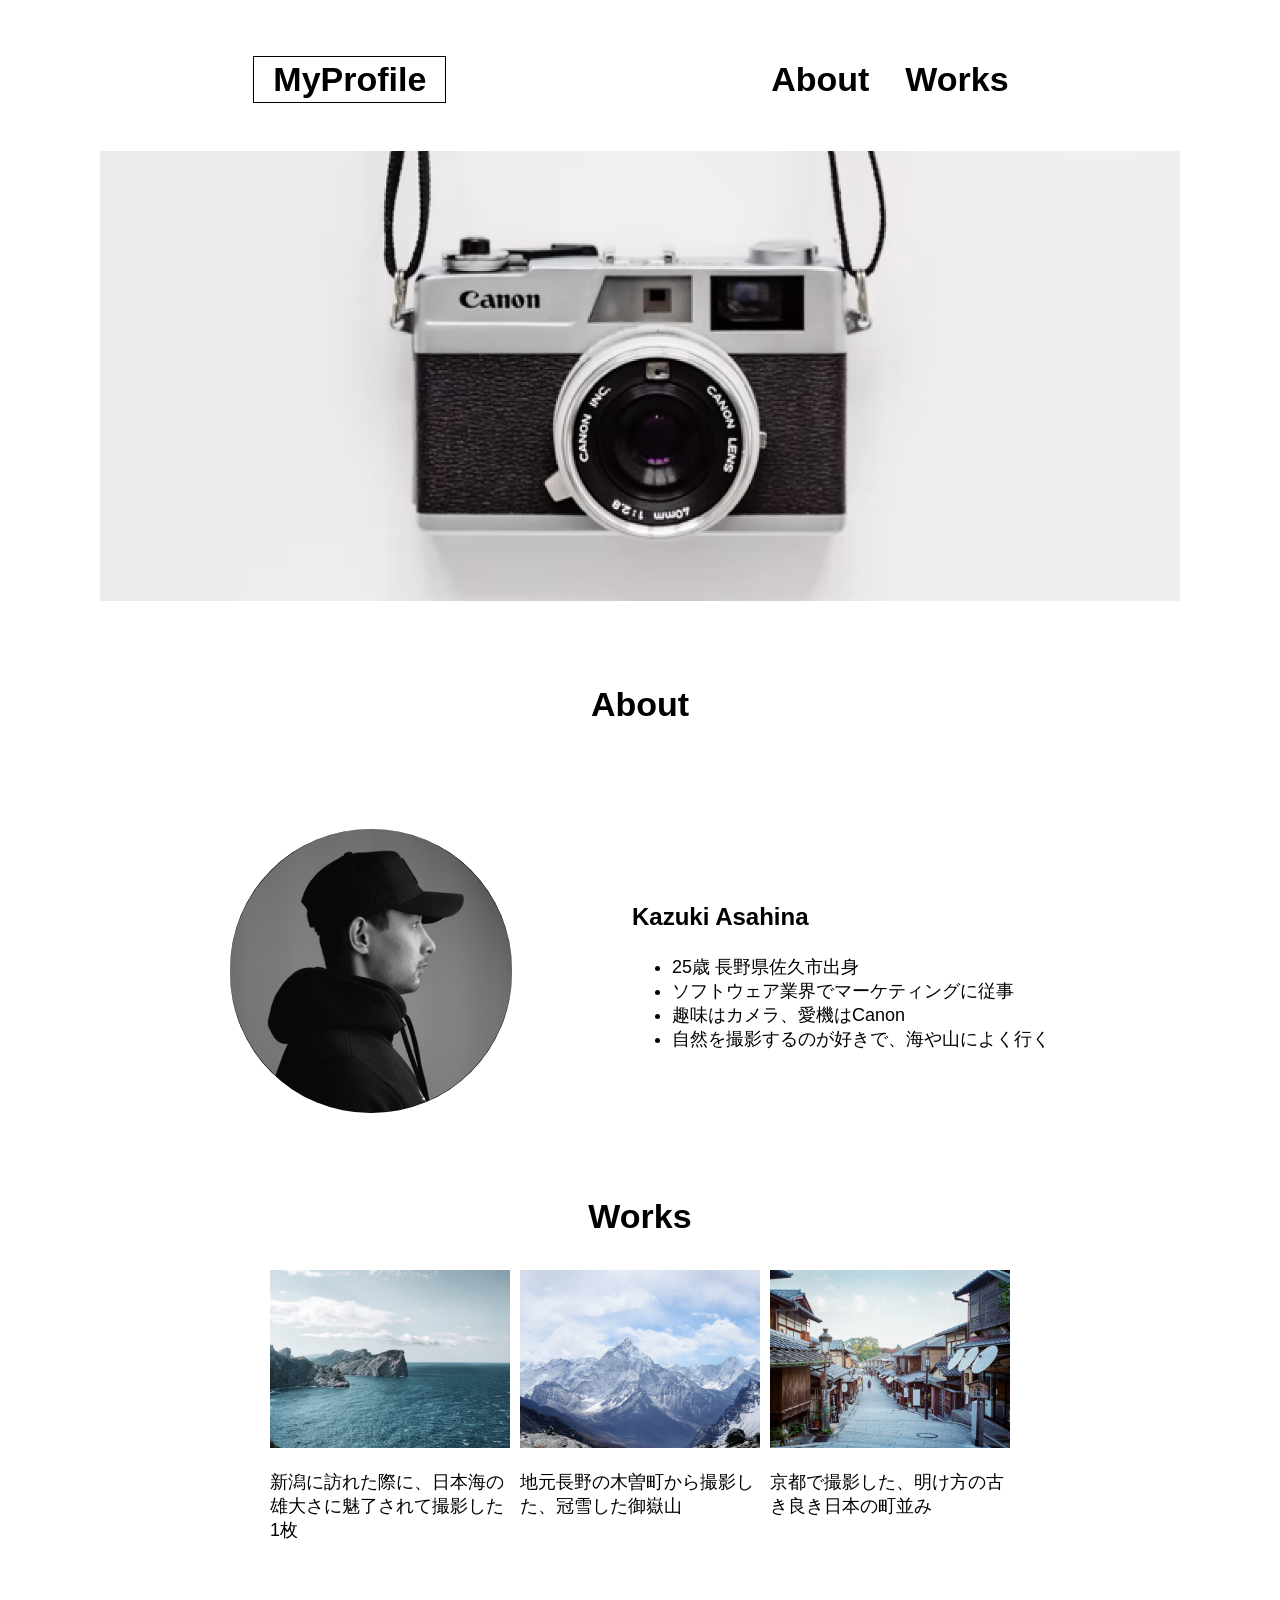
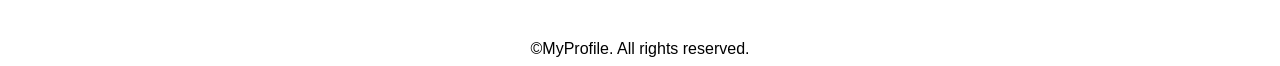
<file: kadai_001/index.html>
<!DOCTYPE html>
<html>
  <head>
    <title>Kazuki Asahina</title>
    <meta charset="UTF-8">
    <meta name="description" content="Kazuki Asahina Profile">
    <meta name="viewpoint" content="width=device-width" ,initial-scale=1.0>
    <link rel="stylesheet" href="style.css">
    <link rel="preconnect" href="https://fonts.googleapis.com">
    <link rel="preconnect" href="https://fonts.gstatic.com" crossorigin>
    <link href="https://fonts.googleapis.com/css2?family=Noto+Sans+JP:wght@100..900&display=swap" rel="stylesheet">
  </head>
  <body>
    <header>
      <a href="index.html" id="myprofile">
        <h3>MyProfile</h3>
      </a>

      <nav id="nav-pc">
        <ul>
          <li><a href="index.html#about">About</a></li>
          <li><a href="index.html#works">Works</a></li>
        </ul>
      </nav>
    </header>

    <main>
      <div id="main-visiual">
        <img src="images/main.png" alt="カメラ">
      </div>

      <section id="about">
        <h3 class="index-h3">About</h3>
        <div id="about-flex">
          <div id="about-left">
            <img src="images/about.png" alt="Kazuki Asahina">
          </div>
          <div id="about-right">
            <h3 id="name">Kazuki Asahina</h3>
            <ul>
              <li>25歳 長野県佐久市出身</li>
              <li>ソフトウェア業界でマーケティングに従事</li>
              <li>趣味はカメラ、愛機はCanon</li>
              <li>自然を撮影するのが好きで、海や山によく行く</li>
            </ul>
          </div>
        </div>
      </section>

      <section id="works">
        <h3 class="index-h3">Works</h3>
        <div id="works-flex">
          <div class="works-img">
            <img src="images/works1.png" alt="日本海">
            <p>新潟に訪れた際に、日本海の雄大さに魅了されて撮影した1枚</p>
          </div>
          <div class="works-img">
            <img src="images/works2.png" alt="御嶽山">
            <p>地元長野の木曽町から撮影した、冠雪した御嶽山</p>
          </div>
          <div class="works-img">
            <img src="images/works3.png" alt="京都の町並み">
            <p>京都で撮影した、明け方の古き良き日本の町並み</p>
          </div>
        </div>
      </section>
    </main>
    
    <footer>
      &copy;MyProfile. All rights reserved.
    </footer>
  </body>
</html>
</file>
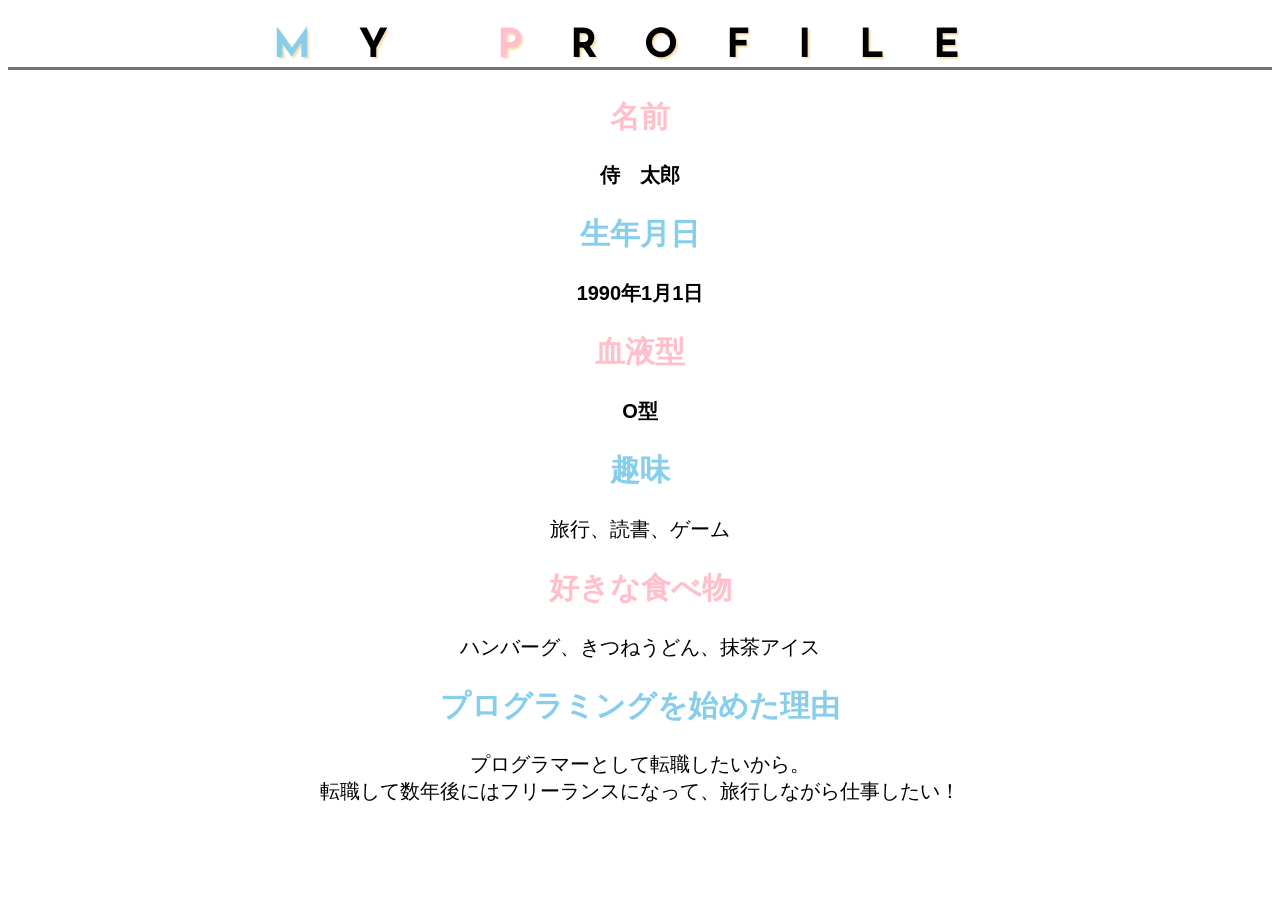
<file: kadai_014/kadai_014.html>
<!DOCTYPE html>
<html>
  <head>
    <title>14章課題</title>
    <meta name="description" content="このページは14章の課題です">
    <meta charset="utf-8">
    <link rel="stylesheet" href="style.css">
    <link rel="preconnect" href="https://fonts.googleapis.com">
    <link rel="preconnect" href="https://fonts.gstatic.com" crossorigin>
    <link href="https://fonts.googleapis.com/css2?family=Josefin+Sans:ital,wght@0,100..700;1,100..700&display=swap" rel="stylesheet">
  </head>

  <body>
    <div id="parent">
      <h1 class="google-fonts"><span class="color-skyblue">M</span>Y 
        <span class="color-pink">P</span>ROFILE
      </h1>

      <div id="child">
        <div id="grandchild">
          <h2 class="color-pink">名前</h2>
          <p>侍　太郎</p>
          <h2 class="color-skyblue">生年月日</h2>
          <p>1990年1月1日</p>
          <h2 class="color-pink">血液型</h2>
          <p>O型</p>
        </div>
        
      <h2 class="color-skyblue">趣味</h2>
      <p>旅行、読書、ゲーム</p>
      <h2 class="color-pink">好きな食べ物</h2>
      <p>ハンバーグ、きつねうどん、抹茶アイス</p>
      <h2 class="color-skyblue">プログラミングを始めた理由</h2>
      <p>プログラマーとして転職したいから。
      <br>転職して数年後にはフリーランスになって、旅行しながら仕事したい！</p>
      </div>
    </div>

  </body>
</html>
</file>
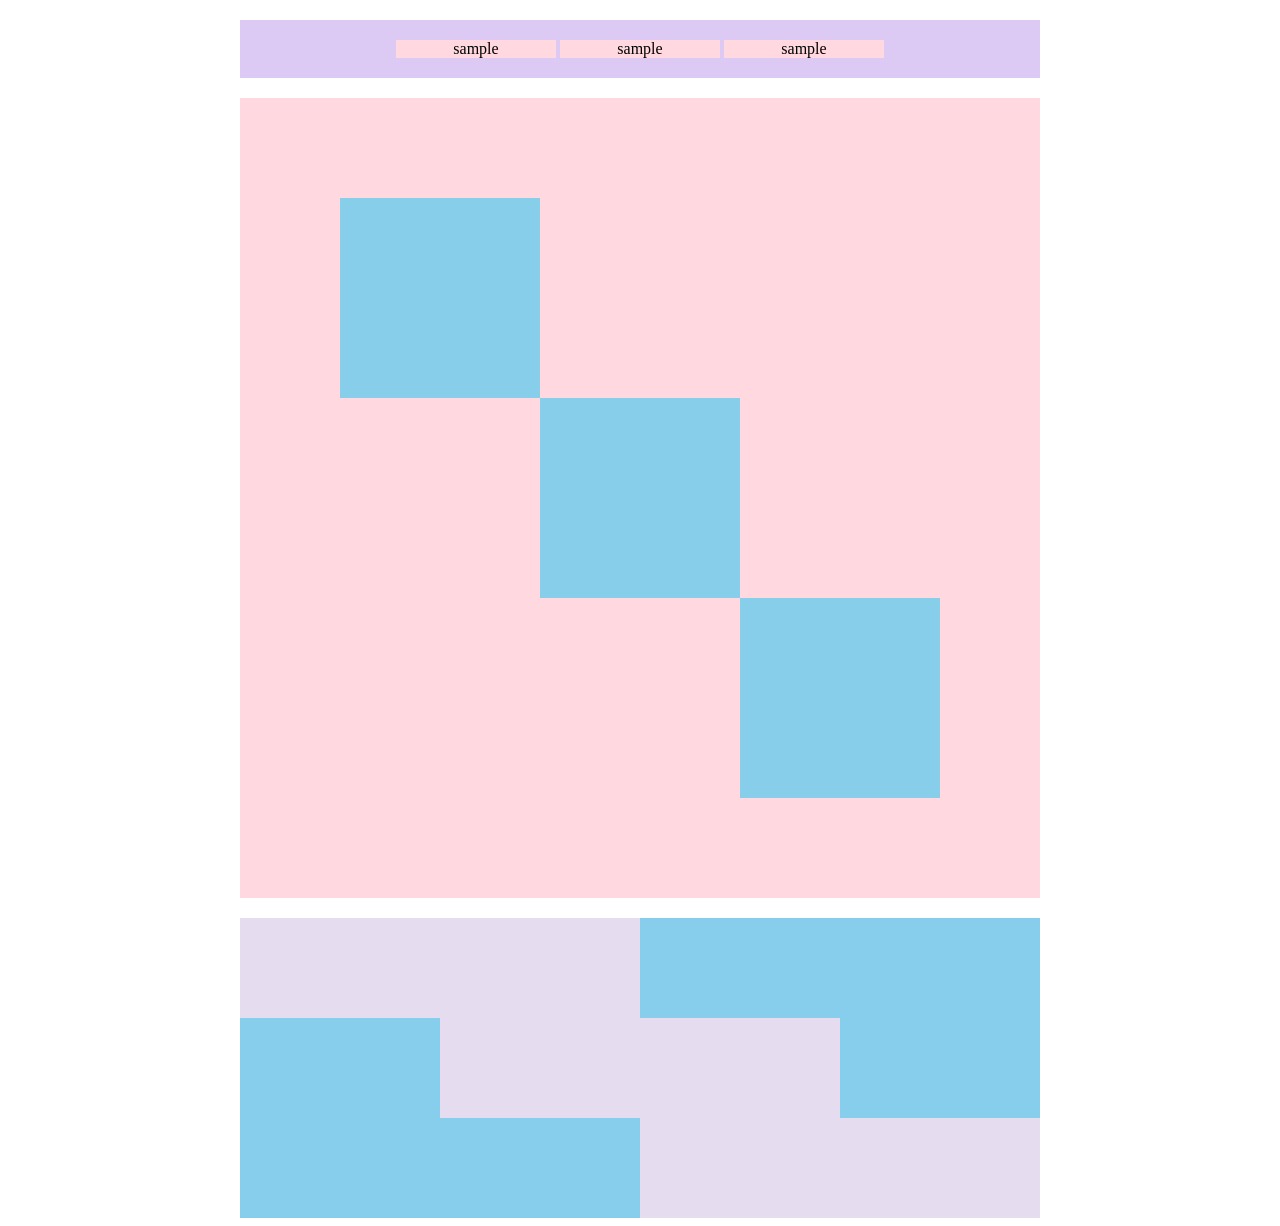
<file: kadai_018/kadai_018.html>
<!DOCTYPE html>
<html>
  <head>
    <title>18章課題</title>
    <meta name="description" content="このページは18章の課題です。">
    <meta charset="UTF-8">
    <link rel="stylesheet" href="kadai_018.css">
  </head>

  <body>
    <div id="top">
      <p class="top-child">sample</p>
      <p class="top-child">sample</p>
      <p class="top-child">sample</p>
    </div>
    <div id="middle">
      <div id="middle-child01"></div>
      <div id="middle-child02"></div>
      <div id="middle-child03"></div>
    </div>
    <div id="bottom">
      <div id="bottom-child01"></div>
      <div id="bottom-child02"></div>
      <div id="bottom-child03"></div>
    </div>
  </body>
</html>
</file>
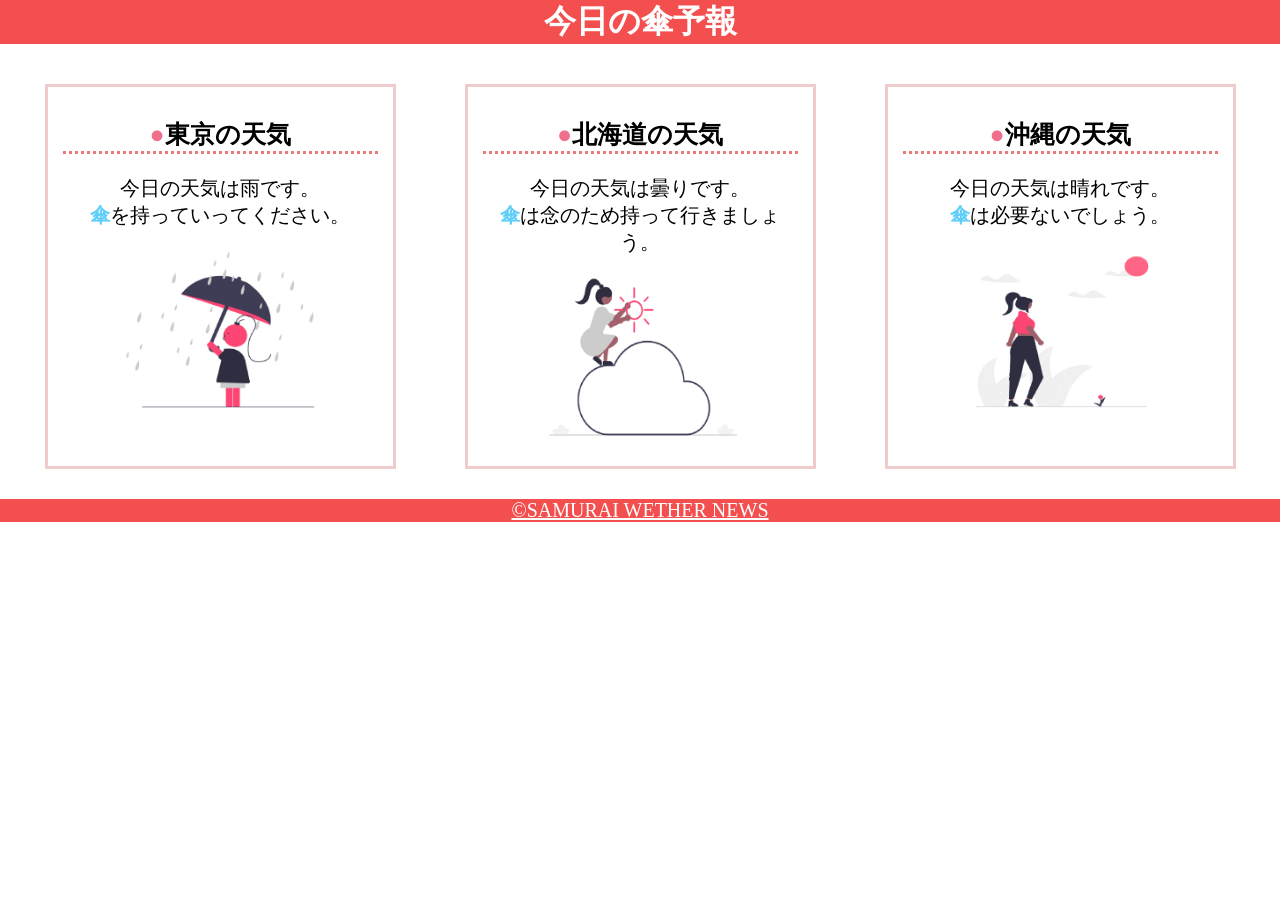
<file: kadai_022/kadai_022.html>
<!DOCTYPE html>
<html>
  <head>
    <title>22章課題</title>
    <meta name="description" content="このページは22章の課題です。">
    <meta charset="utf-8">
    <meta name="viewport" content="width=device-width" initial-scale=1.0">
    <link rel="stylesheet" href="style.css">
  </head>
  
  <body>
    <header>
      <h1>今日の傘予報</h1>
    </header>
    <main>
      <div id="parent">
        <div class="contents">
          <h2>東京の天気</h2>
          <p>今日の天気は雨です。</p>
          <p>傘を持っていってください。</p>
          <img class="src" src="rainy.png" alt="rainy">
        </div>

        <div class="contents">
          <h2>北海道の天気</h2>
          <p>今日の天気は曇りです。</p>
          <p>傘は念のため持って行きましょう。</p>
          <img class="src" src="cloudy.png" alt="cloudy">
        </div>

        <div class="contents">
          <h2>沖縄の天気</h2>
          <p>今日の天気は晴れです。</p>
          <p>傘は必要ないでしょう。</p>
          <img class="src" src="sunny.png" alt="sunny">
        </div>

      </div>
    </main>

    <footer>
      <a href="https://www.sejuku.net/corp/">&copy;SAMURAI WETHER NEWS</a>
    </footer>
  </body>
</html>
</file>
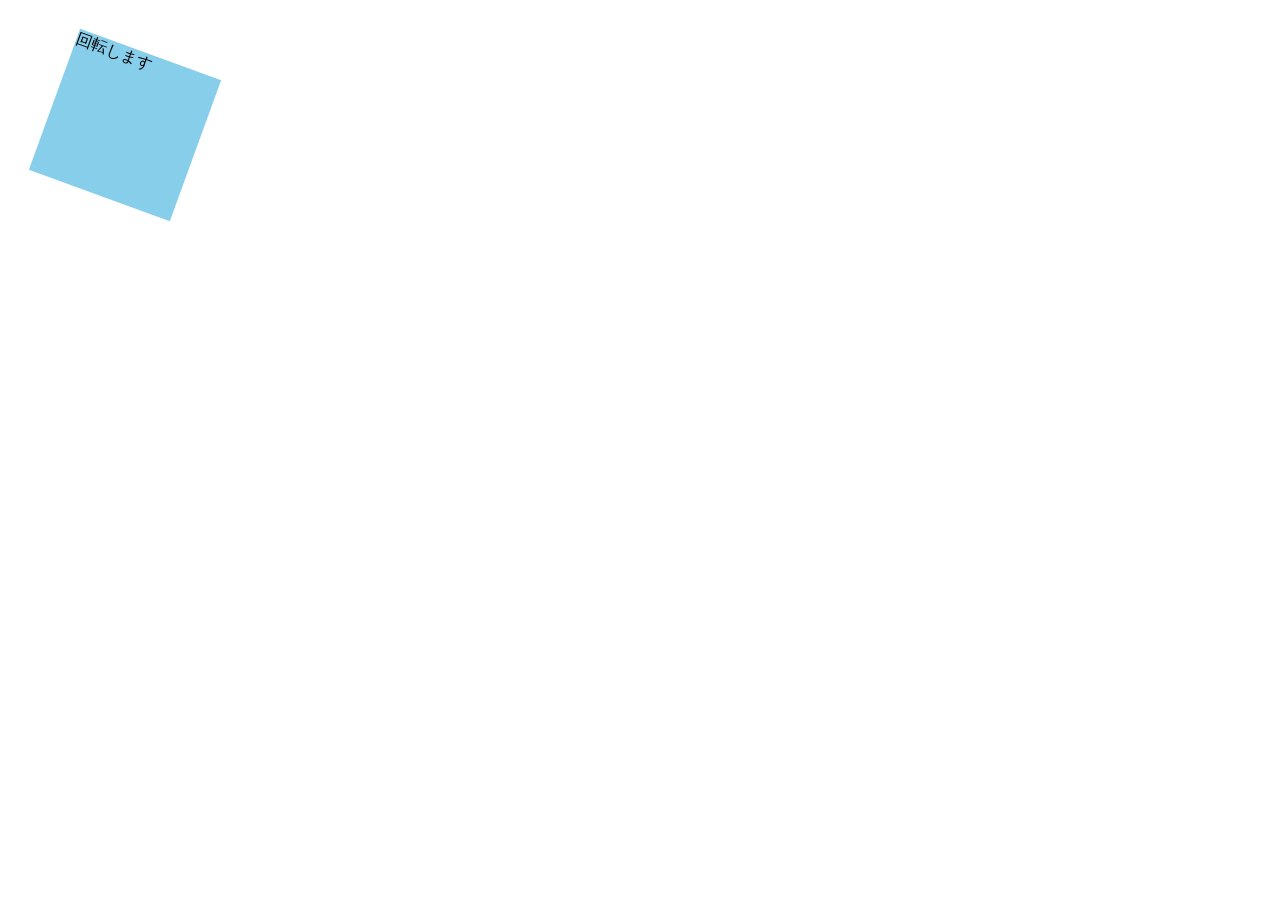
<file: kadai_mdn_css/mdn.html>
<!DOCTYPE html>
<html>
  <head>
    <style>
      div{
        position: absolute;
        left: 50px;
        top: 50px;
        width: 150px;
        height: 150px;
        background-color: skyblue;
        transform: rotate(20deg);
      }
    </style>
  </head>

  <body>
    <div>
      回転します
    </div>

  </body>

</html>
</file>
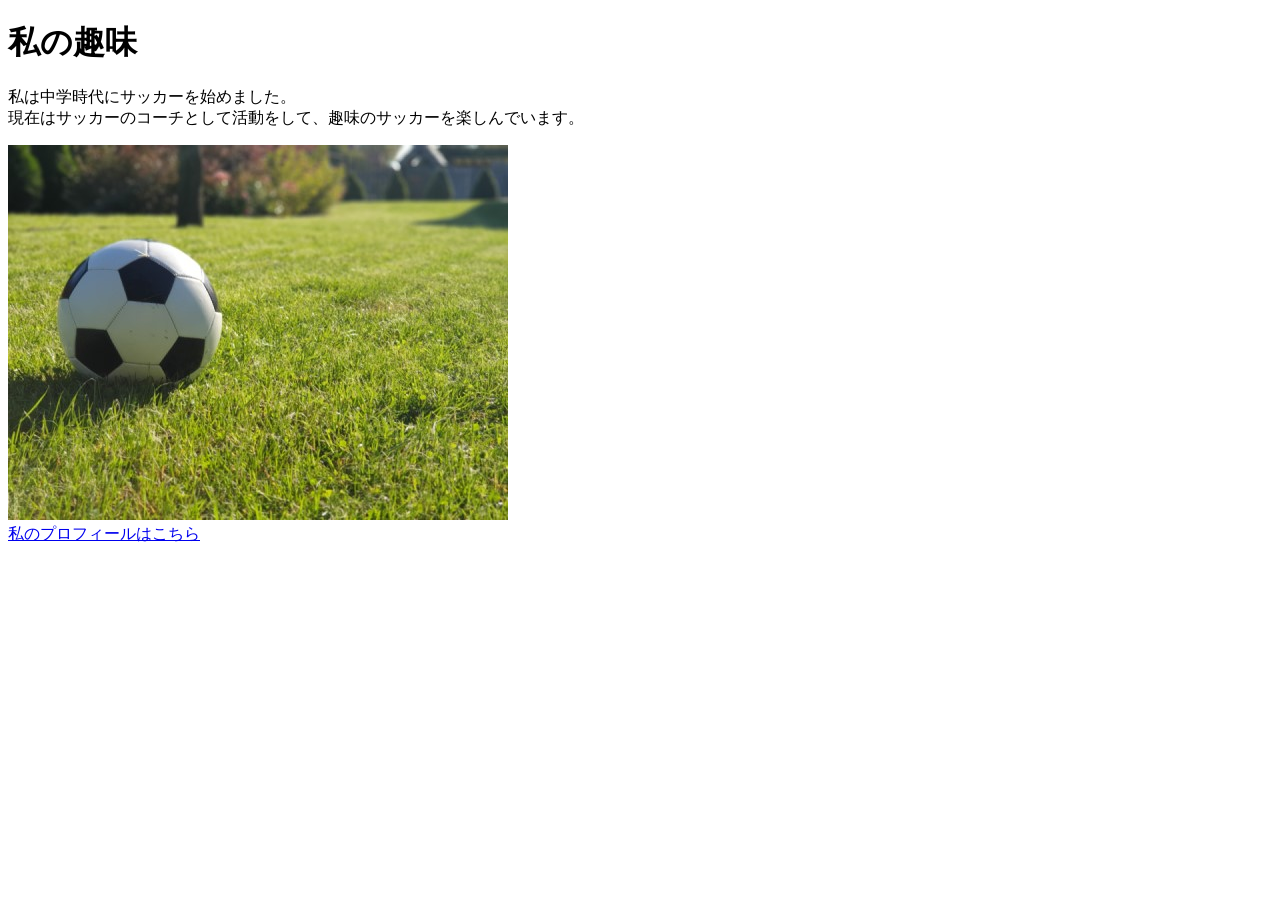
<file: kadai_005/html/kadai_005.html>
<!DOCTYPE html>
<html>
  <head>
    <title>５章課題</title>
    <meta name="description" content="このページは5章の課題です。">
    <meta charset="utf-8">
  </head>
  <body>
    <h1>私の趣味</h1>
    <p>私は中学時代にサッカーを始めました。<br>現在はサッカーのコーチとして活動をして、趣味のサッカーを楽しんでいます。</p>
    <img src="../images/sample.jpg" alt="写真">
    <br>
    <a href="https://twitter.com/samuraijuku">私のプロフィールはこちら</a>
  </body>

</html>
</file>
<file: kadai_001/style.css>
/*----------------------------------------------------------*/
/*PCスマホ共通*/
*{
  box-sizing: border-box;
}

body{
  max-width: 1080px;
  margin-left: auto;
  margin-right: auto;
  font-family: "Noto Sans Japanese", sans-serif;
}

p{
  font-size: 18px;
}

/*----------------------------------------------------------*/
/*ヘッダー*/
header{
  display: flex;
  justify-content: space-around;
  width: 100%;
}

header a{
  text-decoration: none;
  color: black;
}

header a:hover{
  text-decoration: underline;
}

#myprofile{
  margin: auto 0;
}

#myprofile h3{
  border: solid 1px black;
  font-size: 34px;
  padding: 3px 19px;
}

#nav-pc{
  font-size: 34px;
  margin: auto 0;
}

#nav-pc ul{
  display: flex;
  list-style: none;
  padding: 0;
}

#nav-pc li{
  padding: 18px;
  font-weight: bold;
}

/*----------------------------------------------------------*/
/*メイン*/
#main-visiual img{
  width: 100%;
  justify-content: center;
}

/*----------------------------------------------------------*/
/*アバウト*/
.index-h3{
  font-size: 34px;
  text-align: center;
}

#about{
  justify-content: center;
  position: relative;
  margin: 80px 130px;
}

#about-flex{
  display: flex;
  align-items: flex-start;
  gap: 20px;
  justify-content: space-between;
}

#about-left{
  height: auto;
  padding-top: 71px;
}

#about-left > img{
  border-radius: 140px;
}

#about-right{
  height: auto;
  padding-top: 121px;
  padding-right: 0;
  font-size: 18px;

}

#name{
  font-size: 24px;
}

/*----------------------------------------------------------*/
/*ワーク*/
#works{
  justify-content: center;
  margin: 80px 0;
}

#works-flex{
  display: flex;
  justify-content: center;
}

.works-img{
  width: 240px;
  margin: 0 5px;
}

.works-img >img{
  width: 240px;
  height: 178.42px;
}

/*----------------------------------------------------------*/
/*フッター*/
footer{
  text-align: center;
}

/*----------------------------------------------------------*/
/*----------------------------------------------------------*/

/*画面幅が767px以下(ipad)の時*/
@media screen and (max-width: 767px) {
  /*----------------------------------------------------------*/
  /*ヘッダー*/
  #myprofile h3{
    font-size: 28px;
  }
  
  #nav-pc{
    font-size: 28px;
  }

  /*----------------------------------------------------------*/
  /*アバウト*/
  .index-h3{
    font-size: 28px;
  }
  
  #about{
    justify-content: center;
    margin: auto;
    height: auto;
  }
  
  #about-flex{
    align-items: initial;
    flex-direction: column;
    gap: 0;
  }
  
  #about-left{
    display: flex;
    justify-content: center;
    padding-top: 0;
  }
  
  #about-right{
    display: inline-block;
    margin: 0 auto;
    font-size: 18px;
    padding-top: 0;
    width: 296px;
  }

  #name{
    margin: 0 auto;
  }

  #about-right ul{
    display: inline-block;
  }

  #about-right ul li{
    text-align: left;
  }

  /*----------------------------------------------------------*/
  /*ワーク*/
  #works{
    justify-content: center;
    margin: 80px 0;
  }

  #works-flex{
    display: inline-block;
    justify-content: center;
  }

  .works-img{
    display: inline-block;
    justify-content: center;
    width: 100%;
    padding: 0 10px;
    margin-top: 50px;
  }

  .works-img img{
    width: 100%;
    height: 100%;
  }

  .works-img p{
    margin-top: 0;
    text-align: center;
  }
}
</file>
<file: kadai_014/style.css>
html{
  font-size: 20px;
  text-align: center;
}

body{
  font-family:"Arial","Meiryo",sans-serif;
}

.google-fonts{
  font-family:"Josefin Sans",sans-serif;
}

h1{
  font-size: 2rem;
  letter-spacing: 1.2em;
  text-shadow: 2px 2px 2px wheat;
  border-bottom: solid 3px rgb(115, 115, 114);
}

.color-skyblue{
  color: skyblue;
}

.color-pink{
  color: rgb(255, 192, 203)
}

#grandchild p{
  font-weight: bold;
}
</file>
<file: kadai_018/kadai_018.css>
#top{
  width: 800px;
  background-color: #dcc9f4;
  margin:20px auto;
  text-align: center;
}

.top-child{
  display: inline-block;
  background-color: #ffd9df;
  text-align: center;
  width: 20%;
  margin: 20px 0;
}

#middle{
  width: 800px;
  height: 800px;
  margin: 20px auto;
  background-color: #ffd9df;
}

#middle-child01{
  width: 200px;
  height: 200px;
  background-color: #87ceeb;
  position: relative;
  top: 100px;
  left: 100px;
}

#middle-child02{
  width: 200px;
  height: 200px;
  background-color: #87ceeb;
  position: relative;
  top: 100px;
  left: 300px;
}

#middle-child03{
  width: 200px;
  height: 200px;
  background-color: #87ceeb;
  position: relative;
  top: 100px;
  left: 500px;
}

#bottom{
  width: 800px;
  height: 300px;
  margin: auto;
  background-color: #87ceed;
}

#bottom-child01{
  width: 400px;
  height: 100px;
  background-color: #e5dcf0;
  position: relative;
}

#bottom-child02{
  width: 400px;
  height: 100px;
  background-color: #e5dcf0;
  position:relative;
  left:200px;
}

#bottom-child03{
  width: 400px;
  height: 100px;
  background-color: #e5dcf0;
  position:relative;
  left:400px;
}
</file>
<file: kadai_022/style.css>
h1{
  margin: 0;
  color: rgb(255, 255, 255);
}

p{
  margin: 0;
  font-size: 20px;
}

a{
  font-size: 20px;
}

body{
  margin: 0;
}

header{
  margin-bottom: 20px;
  background-color: rgb(244, 79, 79);
  text-align: center;
}

main{
  margin: 10px;
}

#parent{
  display: flex;
  justify-content: space-between;
}

.contents{
  border: solid 3px rgb(238, 204, 204);
  flex-basis: 25%;
  padding: 10px 15px;
  margin: 20px 0;
  margin-left: auto;
  margin-right: auto;
  text-align: center;
}

h2{
  font-size: 25px;
  border-bottom: dotted 3px rgb(236, 122, 122);
}

h2::before{
  content: "●";
  color: rgb(239, 111, 139);
}

.contents p:nth-of-type(2)::first-letter{
  font-weight: bold;
  color: rgb(97, 206, 249);
}

.src{
  margin: 10px 0;
  width: 70%;
}

footer{
  background-color: rgb(244, 79, 79);
  text-align: center;
}

a{
  color: rgb(255, 255, 255);
}

a:visited{
  color: rgb(193, 234, 251);
}

a:hover{
  color: rgb(245, 178, 168);
}

@media screen and (max-width:768px){
  h2{
    font-size: 30px;
  }
  p{
    font-size: 25px;
  }
  #parent{
    display: block;
  }
}
</file>
